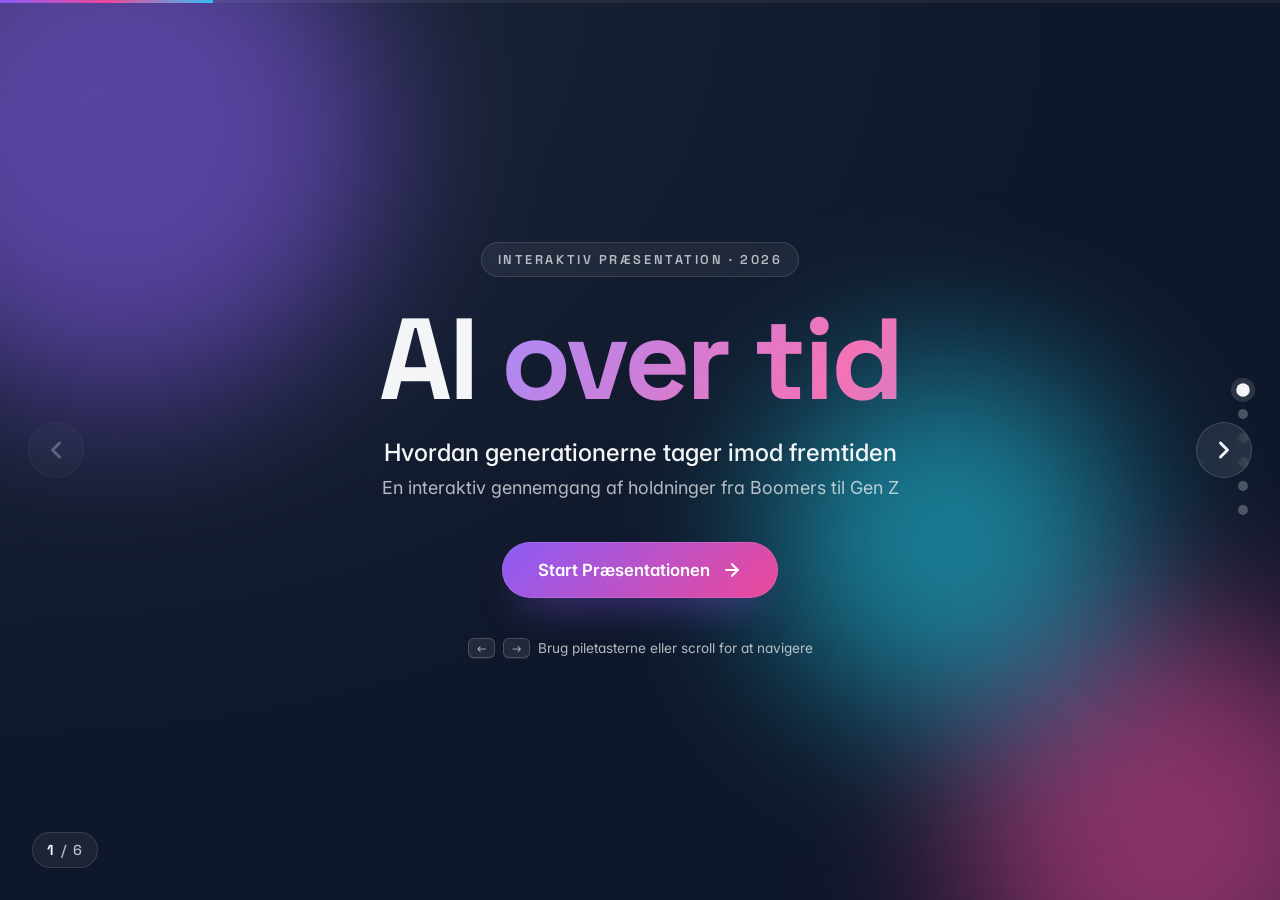
<file: ai-presentation/index.html>
<!DOCTYPE html>
<html lang="da">
<head>
  <meta charset="UTF-8" />
  <meta name="viewport" content="width=device-width, initial-scale=1.0" />
  <title>AI over tid – Generationernes holdninger</title>
  <link rel="preconnect" href="https://fonts.googleapis.com" />
  <link rel="preconnect" href="https://fonts.gstatic.com" crossorigin />
  <link
    href="https://fonts.googleapis.com/css2?family=Inter:wght@300;400;500;600;700;800&family=Space+Grotesk:wght@500;600;700&display=swap"
    rel="stylesheet"
  />
  <link rel="stylesheet" href="style.css" />
</head>
<body>
  <!-- Progress bar -->
  <div class="progress-bar" aria-hidden="true">
    <div class="progress-fill" id="progressFill"></div>
  </div>

  <!-- Slide indicator (dots) -->
  <nav class="dots" aria-label="Slide-navigation">
    <button class="dot" data-slide="0" aria-label="Gå til slide 1"></button>
    <button class="dot" data-slide="1" aria-label="Gå til slide 2"></button>
    <button class="dot" data-slide="2" aria-label="Gå til slide 3"></button>
    <button class="dot" data-slide="3" aria-label="Gå til slide 4"></button>
    <button class="dot" data-slide="4" aria-label="Gå til slide 5"></button>
    <button class="dot" data-slide="5" aria-label="Gå til slide 6"></button>
  </nav>

  <!-- Navigation arrows -->
  <button class="nav-arrow nav-prev" id="navPrev" aria-label="Forrige slide">
    <svg width="28" height="28" viewBox="0 0 24 24" fill="none" stroke="currentColor" stroke-width="2.5" stroke-linecap="round" stroke-linejoin="round">
      <polyline points="15 18 9 12 15 6"></polyline>
    </svg>
  </button>
  <button class="nav-arrow nav-next" id="navNext" aria-label="Næste slide">
    <svg width="28" height="28" viewBox="0 0 24 24" fill="none" stroke="currentColor" stroke-width="2.5" stroke-linecap="round" stroke-linejoin="round">
      <polyline points="9 18 15 12 9 6"></polyline>
    </svg>
  </button>

  <!-- Slide counter -->
  <div class="slide-counter">
    <span id="currentSlide">1</span> / <span id="totalSlides">6</span>
  </div>

  <!-- Slides container -->
  <main class="slides" id="slides">

    <!-- SLIDE 1: FORSIDE -->
    <section class="slide slide-cover" data-theme="cover">
      <div class="bg-blobs">
        <div class="blob blob-1"></div>
        <div class="blob blob-2"></div>
        <div class="blob blob-3"></div>
      </div>
      <div class="slide-content cover-content">
        <span class="eyebrow">Interaktiv præsentation · 2026</span>
        <h1 class="cover-title">
          AI <span class="gradient-text">over tid</span>
        </h1>
        <p class="cover-subtitle">
          Hvordan generationerne tager imod fremtiden
        </p>
        <p class="cover-description">
          En interaktiv gennemgang af holdninger fra Boomers til Gen Z
        </p>
        <button class="btn-primary" id="startBtn">
          Start Præsentationen
          <svg width="20" height="20" viewBox="0 0 24 24" fill="none" stroke="currentColor" stroke-width="2.5" stroke-linecap="round" stroke-linejoin="round">
            <line x1="5" y1="12" x2="19" y2="12"></line>
            <polyline points="12 5 19 12 12 19"></polyline>
          </svg>
        </button>
        <div class="hint">
          <kbd>←</kbd> <kbd>→</kbd> Brug piletasterne eller scroll for at navigere
        </div>
      </div>
    </section>

    <!-- SLIDE 2: BABY BOOMERS -->
    <section class="slide slide-boomers" data-theme="boomers">
      <div class="slide-content grid-content">
        <div class="side side-left">
          <span class="generation-tag">Født ca. 1946–1964</span>
          <h2 class="slide-title">
            Baby Boomers
            <span class="subtitle-line">Skepsis og Sikkerhed</span>
          </h2>
          <p class="stance">
            <strong>Holdning til AI:</strong> Overvejende skeptiske, men ser
            potentiale i specifikke løsninger – særligt inden for sundhedsteknologi.
          </p>
        </div>
        <div class="side side-right">
          <h3 class="points-title">Nøglepointer</h3>
          <ul class="points">
            <li>
              <span class="point-icon">🔒</span>
              <div>
                <strong>Datasikkerhed &amp; svindel</strong>
                <p>Bekymrede for overvågning og digital sikkerhed.</p>
              </div>
            </li>
            <li>
              <span class="point-icon">🤝</span>
              <div>
                <strong>Menneskelig kontakt</strong>
                <p>Frygter at den personlige kundeservice forsvinder.</p>
              </div>
            </li>
            <li>
              <span class="point-icon">📱</span>
              <div>
                <strong>Ubevidst brug</strong>
                <p>Bruger AI via algoritmer i Facebook og GPS – sjældent aktivt som ChatGPT.</p>
              </div>
            </li>
          </ul>
        </div>
      </div>
      <div class="big-number">01</div>
    </section>

    <!-- SLIDE 3: GENERATION X -->
    <section class="slide slide-genx" data-theme="genx">
      <div class="slide-content grid-content">
        <div class="side side-left">
          <span class="generation-tag">Født ca. 1965–1980</span>
          <h2 class="slide-title">
            Generation X
            <span class="subtitle-line">Pragmatikerne</span>
          </h2>
          <p class="stance">
            <strong>Holdning til AI:</strong> Forsigtigt optimistiske. Fokuserer på,
            hvad der virker og skaber effektivitet i hverdagen.
          </p>
        </div>
        <div class="side side-right">
          <h3 class="points-title">Nøglepointer</h3>
          <ul class="points">
            <li>
              <span class="point-icon">⚙️</span>
              <div>
                <strong>Optimering</strong>
                <p>Ser AI som et værktøj til at optimere arbejdsgange.</p>
              </div>
            </li>
            <li>
              <span class="point-icon">🎓</span>
              <div>
                <strong>Børnenes fremtid</strong>
                <p>Bekymrede for, hvordan AI påvirker uddannelse og jobmarked.</p>
              </div>
            </li>
            <li>
              <span class="point-icon">🔍</span>
              <div>
                <strong>Gennemsigtighed</strong>
                <p>Vil vide, hvordan deres data bruges af virksomheder og AI.</p>
              </div>
            </li>
          </ul>
        </div>
      </div>
      <div class="big-number">02</div>
    </section>

    <!-- SLIDE 4: MILLENNIALS -->
    <section class="slide slide-millennials" data-theme="millennials">
      <div class="slide-content grid-content">
        <div class="side side-left">
          <span class="generation-tag">Født ca. 1981–1996</span>
          <h2 class="slide-title">
            Millennials
            <span class="subtitle-line">Integratørerne</span>
          </h2>
          <p class="stance">
            <strong>Holdning til AI:</strong> Høj adoption. AI er en fast del
            af deres professionelle værktøjskasse.
          </p>
        </div>
        <div class="side side-right">
          <h3 class="points-title">Nøglepointer</h3>
          <ul class="points">
            <li>
              <span class="point-icon">🚀</span>
              <div>
                <strong>Arbejd smartere</strong>
                <p>Bruger AI som produktivitets-hack – ikke hårdere, men smartere.</p>
              </div>
            </li>
            <li>
              <span class="point-icon">⚖️</span>
              <div>
                <strong>Etik i fokus</strong>
                <p>Optaget af bias, ophavsret og AI's samfundsmæssige indvirkning.</p>
              </div>
            </li>
            <li>
              <span class="point-icon">📈</span>
              <div>
                <strong>Upskilling-pres</strong>
                <p>Føler et pres for løbende at udvikle sig for ikke at blive erstattet.</p>
              </div>
            </li>
          </ul>
        </div>
      </div>
      <div class="big-number">03</div>
    </section>

    <!-- SLIDE 5: GENERATION Z -->
    <section class="slide slide-genz" data-theme="genz">
      <div class="slide-content grid-content">
        <div class="side side-left">
          <span class="generation-tag">Født ca. 1997–2012</span>
          <h2 class="slide-title">
            Generation Z
            <span class="subtitle-line">De AI-Indfødte</span>
          </h2>
          <p class="stance">
            <strong>Holdning til AI:</strong> Naturlig integration. AI er en
            forlængelse af deres tankeproces og kreative udfoldelse.
          </p>
        </div>
        <div class="side side-right">
          <h3 class="points-title">Nøglepointer</h3>
          <ul class="points">
            <li>
              <span class="point-icon">✨</span>
              <div>
                <strong>Aktiv brug</strong>
                <p>Læring, lektiehjælp, kodning og billed-/videogenerering.</p>
              </div>
            </li>
            <li>
              <span class="point-icon">📲</span>
              <div>
                <strong>Tillid til algoritmer</strong>
                <p>Stoler på AI-anbefalinger (som TikToks feed) mere end ældre generationer.</p>
              </div>
            </li>
            <li>
              <span class="point-icon">⚡</span>
              <div>
                <strong>To lejre</strong>
                <p>Enorm begejstring vs. eksistentiel frygt for fremtidige entry-level jobs.</p>
              </div>
            </li>
          </ul>
        </div>
      </div>
      <div class="big-number">04</div>
    </section>

    <!-- SLIDE 6: KONKLUSION -->
    <section class="slide slide-conclusion" data-theme="conclusion">
      <div class="bg-blobs">
        <div class="blob blob-1"></div>
        <div class="blob blob-2"></div>
      </div>
      <div class="slide-content conclusion-content">
        <span class="eyebrow">Konklusion</span>
        <h2 class="conclusion-title">Fællesnævneren</h2>
        <p class="conclusion-text">
          Selvom tilgangen varierer fra <em>frygt for datamisbrug</em> (Boomers)
          til <em>eksistentiel karriereangst</em> (Gen Z), er alle generationer
          enige om én ting:
        </p>
        <p class="conclusion-highlight">
          AI er kommet for at blive.
        </p>
        <p class="conclusion-text">
          Forskellen ligger i, om vi ser det som
          <span class="pill pill-red">en trussel mod menneskeligheden</span>,
          <span class="pill pill-blue">et praktisk værktøj</span>
          eller
          <span class="pill pill-green">en uundværlig livsledsager</span>.
        </p>
        <button class="btn-primary" id="restartBtn">
          <svg width="20" height="20" viewBox="0 0 24 24" fill="none" stroke="currentColor" stroke-width="2.5" stroke-linecap="round" stroke-linejoin="round">
            <polyline points="1 4 1 10 7 10"></polyline>
            <path d="M3.51 15a9 9 0 1 0 2.13-9.36L1 10"></path>
          </svg>
          Start forfra
        </button>
      </div>
    </section>

  </main>

  <script src="script.js"></script>
</body>
</html>
</file>
<file: ai-presentation/style.css>
/* ==========================================================================
   AI over tid – Generationernes holdninger
   Interaktiv præsentation
   ========================================================================== */

/* ---------- Reset & base ---------- */
*,
*::before,
*::after {
  box-sizing: border-box;
  margin: 0;
  padding: 0;
}

:root {
  /* Base palette */
  --bg: #0b0d12;
  --fg: #f4f5f7;
  --muted: rgba(244, 245, 247, 0.72);
  --subtle: rgba(244, 245, 247, 0.14);

  /* Generation themes */
  --cover-a: #0f172a;
  --cover-b: #1e293b;
  --cover-accent: #8b5cf6;

  --boomers-a: #3a2516;
  --boomers-b: #6b4423;
  --boomers-accent: #e8a87c;

  --genx-a: #0f2027;
  --genx-b: #203a43;
  --genx-accent: #00d4c1;

  --mill-a: #2d1b4e;
  --mill-b: #5b2a86;
  --mill-accent: #ff6b9d;

  --genz-a: #0d1b2a;
  --genz-b: #1b263b;
  --genz-accent: #a3ff12;

  --conclusion-a: #020617;
  --conclusion-b: #1e1b4b;
  --conclusion-accent: #38bdf8;

  /* Transition */
  --ease: cubic-bezier(0.77, 0, 0.175, 1);
}

html,
body {
  height: 100%;
  width: 100%;
  overflow: hidden;
  background: var(--bg);
  color: var(--fg);
  font-family: "Inter", system-ui, -apple-system, Segoe UI, Roboto, sans-serif;
  font-feature-settings: "ss01", "cv11";
  -webkit-font-smoothing: antialiased;
  text-rendering: optimizeLegibility;
  scroll-behavior: smooth;
}

button {
  font: inherit;
  color: inherit;
  background: none;
  border: none;
  cursor: pointer;
}

kbd {
  font-family: "Space Grotesk", monospace;
  background: rgba(255, 255, 255, 0.08);
  border: 1px solid rgba(255, 255, 255, 0.18);
  border-radius: 6px;
  padding: 2px 8px;
  font-size: 0.85em;
  box-shadow: 0 1px 0 rgba(255, 255, 255, 0.08);
}

/* ---------- Slides container with snap scroll ---------- */
.slides {
  height: 100vh;
  width: 100vw;
  overflow-y: scroll;
  scroll-snap-type: y mandatory;
  scroll-behavior: smooth;
  scrollbar-width: none;
}

.slides::-webkit-scrollbar {
  display: none;
}

.slide {
  height: 100vh;
  width: 100vw;
  scroll-snap-align: start;
  scroll-snap-stop: always;
  position: relative;
  display: flex;
  align-items: center;
  justify-content: center;
  padding: clamp(24px, 5vw, 80px);
  overflow: hidden;
  transition: background 1s var(--ease);
}

.slide-content {
  position: relative;
  z-index: 2;
  width: 100%;
  max-width: 1200px;
}

/* ---------- Theme backgrounds per slide ---------- */
.slide-cover {
  background: radial-gradient(ellipse at top left, var(--cover-b), var(--cover-a) 60%);
}
.slide-boomers {
  background: linear-gradient(135deg, var(--boomers-a) 0%, var(--boomers-b) 100%);
}
.slide-genx {
  background: linear-gradient(135deg, var(--genx-a) 0%, var(--genx-b) 100%);
}
.slide-millennials {
  background: linear-gradient(135deg, var(--mill-a) 0%, var(--mill-b) 100%);
}
.slide-genz {
  background: linear-gradient(135deg, var(--genz-a) 0%, var(--genz-b) 100%);
}
.slide-conclusion {
  background: radial-gradient(ellipse at bottom right, var(--conclusion-b), var(--conclusion-a) 70%);
}

/* Subtle grid overlay on all gen slides */
.slide[data-theme="boomers"]::before,
.slide[data-theme="genx"]::before,
.slide[data-theme="millennials"]::before,
.slide[data-theme="genz"]::before {
  content: "";
  position: absolute;
  inset: 0;
  background-image: linear-gradient(rgba(255, 255, 255, 0.03) 1px, transparent 1px),
    linear-gradient(90deg, rgba(255, 255, 255, 0.03) 1px, transparent 1px);
  background-size: 60px 60px;
  mask-image: radial-gradient(ellipse at center, black 40%, transparent 80%);
  -webkit-mask-image: radial-gradient(ellipse at center, black 40%, transparent 80%);
  pointer-events: none;
}

/* ---------- Animated blobs for cover/conclusion ---------- */
.bg-blobs {
  position: absolute;
  inset: 0;
  overflow: hidden;
  pointer-events: none;
}

.blob {
  position: absolute;
  border-radius: 50%;
  filter: blur(80px);
  opacity: 0.55;
  animation: float 14s var(--ease) infinite alternate;
}

.blob-1 {
  width: 520px;
  height: 520px;
  background: var(--cover-accent);
  top: -120px;
  left: -140px;
}

.blob-2 {
  width: 420px;
  height: 420px;
  background: #ec4899;
  bottom: -140px;
  right: -100px;
  animation-delay: -4s;
}

.blob-3 {
  width: 360px;
  height: 360px;
  background: #22d3ee;
  top: 40%;
  left: 60%;
  animation-delay: -8s;
}

.slide-conclusion .blob-1 {
  background: var(--conclusion-accent);
}
.slide-conclusion .blob-2 {
  background: #8b5cf6;
}

@keyframes float {
  0% {
    transform: translate(0, 0) scale(1);
  }
  100% {
    transform: translate(60px, -40px) scale(1.12);
  }
}

/* ---------- Slide 1: Cover ---------- */
.cover-content {
  text-align: center;
  max-width: 900px;
  margin: 0 auto;
}

.eyebrow {
  display: inline-block;
  font-family: "Space Grotesk", sans-serif;
  font-size: 0.8rem;
  font-weight: 600;
  letter-spacing: 0.2em;
  text-transform: uppercase;
  padding: 8px 16px;
  border-radius: 999px;
  background: rgba(255, 255, 255, 0.06);
  border: 1px solid rgba(255, 255, 255, 0.12);
  color: var(--muted);
  margin-bottom: 28px;
}

.cover-title {
  font-family: "Space Grotesk", sans-serif;
  font-size: clamp(3rem, 9vw, 7.5rem);
  font-weight: 700;
  line-height: 0.95;
  letter-spacing: -0.03em;
  margin-bottom: 24px;
}

.gradient-text {
  background: linear-gradient(
    120deg,
    #a78bfa 0%,
    #f472b6 40%,
    #38bdf8 100%
  );
  background-clip: text;
  -webkit-background-clip: text;
  -webkit-text-fill-color: transparent;
  background-size: 200% 200%;
  animation: shine 6s ease-in-out infinite;
}

@keyframes shine {
  0%,
  100% {
    background-position: 0% 50%;
  }
  50% {
    background-position: 100% 50%;
  }
}

.cover-subtitle {
  font-size: clamp(1.1rem, 2vw, 1.5rem);
  font-weight: 500;
  color: var(--fg);
  margin-bottom: 10px;
}

.cover-description {
  font-size: clamp(0.95rem, 1.4vw, 1.15rem);
  color: var(--muted);
  margin-bottom: 44px;
}

.btn-primary {
  display: inline-flex;
  align-items: center;
  gap: 12px;
  padding: 18px 36px;
  background: linear-gradient(135deg, #8b5cf6, #ec4899);
  color: white;
  font-weight: 600;
  font-size: 1.05rem;
  border-radius: 999px;
  box-shadow: 0 20px 40px -20px rgba(139, 92, 246, 0.8),
    0 0 0 1px rgba(255, 255, 255, 0.1) inset;
  transition: transform 0.3s var(--ease), box-shadow 0.3s var(--ease);
}

.btn-primary:hover {
  transform: translateY(-2px);
  box-shadow: 0 28px 50px -18px rgba(139, 92, 246, 0.9),
    0 0 0 1px rgba(255, 255, 255, 0.18) inset;
}

.btn-primary:active {
  transform: translateY(0);
}

.hint {
  margin-top: 40px;
  font-size: 0.85rem;
  color: var(--muted);
  display: flex;
  align-items: center;
  justify-content: center;
  gap: 8px;
}

/* ---------- Generation slides (2-col grid) ---------- */
.grid-content {
  display: grid;
  grid-template-columns: 1fr 1fr;
  gap: clamp(32px, 6vw, 90px);
  align-items: center;
}

.side-left {
  position: relative;
}

.generation-tag {
  display: inline-block;
  font-family: "Space Grotesk", sans-serif;
  font-size: 0.78rem;
  font-weight: 600;
  letter-spacing: 0.15em;
  text-transform: uppercase;
  padding: 8px 16px;
  border-radius: 999px;
  margin-bottom: 24px;
  border: 1px solid currentColor;
  opacity: 0.9;
}

.slide-title {
  font-family: "Space Grotesk", sans-serif;
  font-size: clamp(2.5rem, 6vw, 5rem);
  font-weight: 700;
  line-height: 1;
  letter-spacing: -0.025em;
  margin-bottom: 28px;
}

.subtitle-line {
  display: block;
  margin-top: 14px;
  font-size: clamp(1.1rem, 2vw, 1.6rem);
  font-weight: 500;
  letter-spacing: -0.01em;
  opacity: 0.85;
}

.stance {
  font-size: clamp(1rem, 1.4vw, 1.15rem);
  line-height: 1.65;
  color: var(--muted);
  max-width: 480px;
}

.stance strong {
  color: var(--fg);
  font-weight: 600;
}

.points-title {
  font-family: "Space Grotesk", sans-serif;
  font-size: 0.85rem;
  font-weight: 600;
  letter-spacing: 0.2em;
  text-transform: uppercase;
  color: var(--muted);
  margin-bottom: 24px;
  padding-bottom: 14px;
  border-bottom: 1px solid var(--subtle);
}

.points {
  list-style: none;
  display: flex;
  flex-direction: column;
  gap: 22px;
}

.points li {
  display: flex;
  gap: 18px;
  align-items: flex-start;
  padding: 18px;
  border-radius: 16px;
  background: rgba(255, 255, 255, 0.04);
  border: 1px solid rgba(255, 255, 255, 0.08);
  backdrop-filter: blur(6px);
  -webkit-backdrop-filter: blur(6px);
  transition: transform 0.4s var(--ease), background 0.4s var(--ease);
}

.points li:hover {
  transform: translateX(4px);
  background: rgba(255, 255, 255, 0.07);
}

.point-icon {
  font-size: 1.6rem;
  line-height: 1;
  flex-shrink: 0;
  width: 44px;
  height: 44px;
  display: flex;
  align-items: center;
  justify-content: center;
  border-radius: 12px;
  background: rgba(255, 255, 255, 0.08);
}

.points li strong {
  display: block;
  font-size: 1rem;
  font-weight: 600;
  margin-bottom: 4px;
  color: var(--fg);
}

.points li p {
  font-size: 0.92rem;
  line-height: 1.55;
  color: var(--muted);
}

/* Big number watermark */
.big-number {
  position: absolute;
  bottom: 4vh;
  right: 5vw;
  font-family: "Space Grotesk", sans-serif;
  font-size: clamp(8rem, 22vw, 22rem);
  font-weight: 800;
  line-height: 0.8;
  letter-spacing: -0.05em;
  opacity: 0.05;
  pointer-events: none;
  user-select: none;
  z-index: 1;
}

/* Per-theme accents */
.slide[data-theme="boomers"] .generation-tag,
.slide[data-theme="boomers"] .big-number {
  color: var(--boomers-accent);
}
.slide[data-theme="boomers"] .slide-title .subtitle-line {
  color: var(--boomers-accent);
}

.slide[data-theme="genx"] .generation-tag,
.slide[data-theme="genx"] .big-number {
  color: var(--genx-accent);
}
.slide[data-theme="genx"] .slide-title .subtitle-line {
  color: var(--genx-accent);
}

.slide[data-theme="millennials"] .generation-tag,
.slide[data-theme="millennials"] .big-number {
  color: var(--mill-accent);
}
.slide[data-theme="millennials"] .slide-title .subtitle-line {
  color: var(--mill-accent);
}

.slide[data-theme="genz"] .generation-tag,
.slide[data-theme="genz"] .big-number {
  color: var(--genz-accent);
}
.slide[data-theme="genz"] .slide-title .subtitle-line {
  color: var(--genz-accent);
}

/* ---------- Slide 6: Conclusion ---------- */
.conclusion-content {
  text-align: center;
  max-width: 880px;
  margin: 0 auto;
}

.conclusion-title {
  font-family: "Space Grotesk", sans-serif;
  font-size: clamp(2.8rem, 7vw, 5.5rem);
  font-weight: 700;
  line-height: 1;
  letter-spacing: -0.03em;
  margin-bottom: 36px;
  background: linear-gradient(120deg, #38bdf8, #a78bfa, #f472b6);
  background-clip: text;
  -webkit-background-clip: text;
  -webkit-text-fill-color: transparent;
}

.conclusion-text {
  font-size: clamp(1.05rem, 1.6vw, 1.3rem);
  line-height: 1.7;
  color: var(--muted);
  margin-bottom: 24px;
}

.conclusion-text em {
  color: var(--fg);
  font-style: italic;
  font-weight: 500;
}

.conclusion-highlight {
  font-family: "Space Grotesk", sans-serif;
  font-size: clamp(1.6rem, 3.5vw, 2.6rem);
  font-weight: 700;
  color: var(--fg);
  margin: 28px 0;
  letter-spacing: -0.02em;
}

.pill {
  display: inline-block;
  padding: 4px 14px;
  border-radius: 999px;
  font-weight: 600;
  font-size: 0.95em;
  margin: 0 2px;
  white-space: nowrap;
}

.pill-red {
  background: rgba(244, 63, 94, 0.15);
  color: #fda4af;
  border: 1px solid rgba(244, 63, 94, 0.35);
}

.pill-blue {
  background: rgba(56, 189, 248, 0.15);
  color: #7dd3fc;
  border: 1px solid rgba(56, 189, 248, 0.35);
}

.pill-green {
  background: rgba(163, 255, 18, 0.15);
  color: #d9f99d;
  border: 1px solid rgba(163, 255, 18, 0.35);
}

.conclusion-content .btn-primary {
  margin-top: 44px;
  background: linear-gradient(135deg, #38bdf8, #a78bfa);
  box-shadow: 0 20px 40px -20px rgba(56, 189, 248, 0.8),
    0 0 0 1px rgba(255, 255, 255, 0.1) inset;
}

/* ---------- Navigation arrows ---------- */
.nav-arrow {
  position: fixed;
  top: 50%;
  transform: translateY(-50%);
  width: 56px;
  height: 56px;
  display: flex;
  align-items: center;
  justify-content: center;
  border-radius: 50%;
  background: rgba(255, 255, 255, 0.08);
  border: 1px solid rgba(255, 255, 255, 0.15);
  color: var(--fg);
  backdrop-filter: blur(12px);
  -webkit-backdrop-filter: blur(12px);
  z-index: 50;
  transition: transform 0.3s var(--ease), background 0.3s var(--ease),
    opacity 0.3s var(--ease);
}

.nav-arrow:hover {
  background: rgba(255, 255, 255, 0.15);
  transform: translateY(-50%) scale(1.08);
}

.nav-arrow:disabled {
  opacity: 0.3;
  cursor: not-allowed;
  transform: translateY(-50%) scale(1);
}

.nav-prev {
  left: 28px;
}

.nav-next {
  right: 28px;
}

/* ---------- Dots navigation ---------- */
.dots {
  position: fixed;
  right: 32px;
  top: 50%;
  transform: translateY(-50%);
  display: flex;
  flex-direction: column;
  gap: 14px;
  z-index: 40;
}

.dot {
  width: 10px;
  height: 10px;
  border-radius: 50%;
  background: rgba(255, 255, 255, 0.25);
  transition: all 0.35s var(--ease);
  position: relative;
}

.dot::before {
  content: "";
  position: absolute;
  inset: -10px;
}

.dot:hover {
  background: rgba(255, 255, 255, 0.55);
}

.dot.active {
  background: var(--fg);
  transform: scale(1.35);
  box-shadow: 0 0 0 4px rgba(255, 255, 255, 0.12);
}

/* ---------- Progress bar ---------- */
.progress-bar {
  position: fixed;
  top: 0;
  left: 0;
  right: 0;
  height: 3px;
  background: rgba(255, 255, 255, 0.06);
  z-index: 100;
}

.progress-fill {
  height: 100%;
  width: 0%;
  background: linear-gradient(90deg, #8b5cf6, #ec4899, #38bdf8);
  transition: width 0.6s var(--ease);
}

/* ---------- Slide counter ---------- */
.slide-counter {
  position: fixed;
  bottom: 32px;
  left: 32px;
  font-family: "Space Grotesk", monospace;
  font-size: 0.9rem;
  font-weight: 500;
  color: var(--muted);
  letter-spacing: 0.1em;
  z-index: 40;
  padding: 8px 14px;
  border-radius: 999px;
  background: rgba(255, 255, 255, 0.06);
  border: 1px solid rgba(255, 255, 255, 0.12);
  backdrop-filter: blur(8px);
  -webkit-backdrop-filter: blur(8px);
}

#currentSlide {
  color: var(--fg);
  font-weight: 700;
}

/* ---------- Enter animations (slide active) ---------- */
.slide .slide-content > * {
  opacity: 0;
  transform: translateY(30px);
  transition: opacity 0.8s var(--ease), transform 0.8s var(--ease);
}

.slide.is-active .slide-content > * {
  opacity: 1;
  transform: translateY(0);
}

/* Stagger children on active slide */
.slide.is-active .slide-content > *:nth-child(1) {
  transition-delay: 0.1s;
}
.slide.is-active .slide-content > *:nth-child(2) {
  transition-delay: 0.2s;
}
.slide.is-active .slide-content > *:nth-child(3) {
  transition-delay: 0.3s;
}
.slide.is-active .slide-content > *:nth-child(4) {
  transition-delay: 0.4s;
}
.slide.is-active .slide-content > *:nth-child(5) {
  transition-delay: 0.5s;
}
.slide.is-active .slide-content > *:nth-child(6) {
  transition-delay: 0.6s;
}

/* Grid slides: animate sides separately, and items inside right side */
.grid-content > .side {
  opacity: 0;
  transform: translateY(30px);
  transition: opacity 0.8s var(--ease), transform 0.8s var(--ease);
}

.slide.is-active .grid-content > .side-left {
  opacity: 1;
  transform: translateY(0);
  transition-delay: 0.15s;
}

.slide.is-active .grid-content > .side-right {
  opacity: 1;
  transform: translateY(0);
  transition-delay: 0.3s;
}

.slide .points li {
  opacity: 0;
  transform: translateX(20px);
  transition: opacity 0.6s var(--ease), transform 0.6s var(--ease),
    background 0.4s var(--ease);
}

.slide.is-active .points li:nth-child(1) {
  opacity: 1;
  transform: translateX(0);
  transition-delay: 0.45s;
}

.slide.is-active .points li:nth-child(2) {
  opacity: 1;
  transform: translateX(0);
  transition-delay: 0.6s;
}

.slide.is-active .points li:nth-child(3) {
  opacity: 1;
  transform: translateX(0);
  transition-delay: 0.75s;
}

/* Big number slide-in */
.slide .big-number {
  opacity: 0;
  transform: translateX(80px);
  transition: opacity 1.2s var(--ease), transform 1.2s var(--ease);
}

.slide.is-active .big-number {
  opacity: 0.05;
  transform: translateX(0);
  transition-delay: 0.2s;
}

/* ---------- Responsive ---------- */
@media (max-width: 900px) {
  .grid-content {
    grid-template-columns: 1fr;
    gap: 36px;
  }

  .nav-arrow {
    width: 48px;
    height: 48px;
  }

  .nav-prev {
    left: 14px;
  }
  .nav-next {
    right: 14px;
  }

  .dots {
    right: 18px;
    gap: 12px;
  }

  .slide-counter {
    bottom: 20px;
    left: 20px;
    font-size: 0.8rem;
  }

  .big-number {
    font-size: clamp(6rem, 30vw, 14rem);
    bottom: 2vh;
    right: 3vw;
  }

  .slide {
    padding: 80px 24px 80px;
  }
}

@media (max-width: 560px) {
  .dots {
    display: none;
  }

  .hint {
    font-size: 0.75rem;
  }

  .btn-primary {
    padding: 16px 28px;
    font-size: 0.98rem;
  }

  .points li {
    padding: 14px;
    gap: 14px;
  }
}

/* Respect reduced motion */
@media (prefers-reduced-motion: reduce) {
  * {
    animation-duration: 0.01ms !important;
    animation-iteration-count: 1 !important;
    transition-duration: 0.15s !important;
  }

  html,
  body,
  .slides {
    scroll-behavior: auto;
  }
}
</file>
